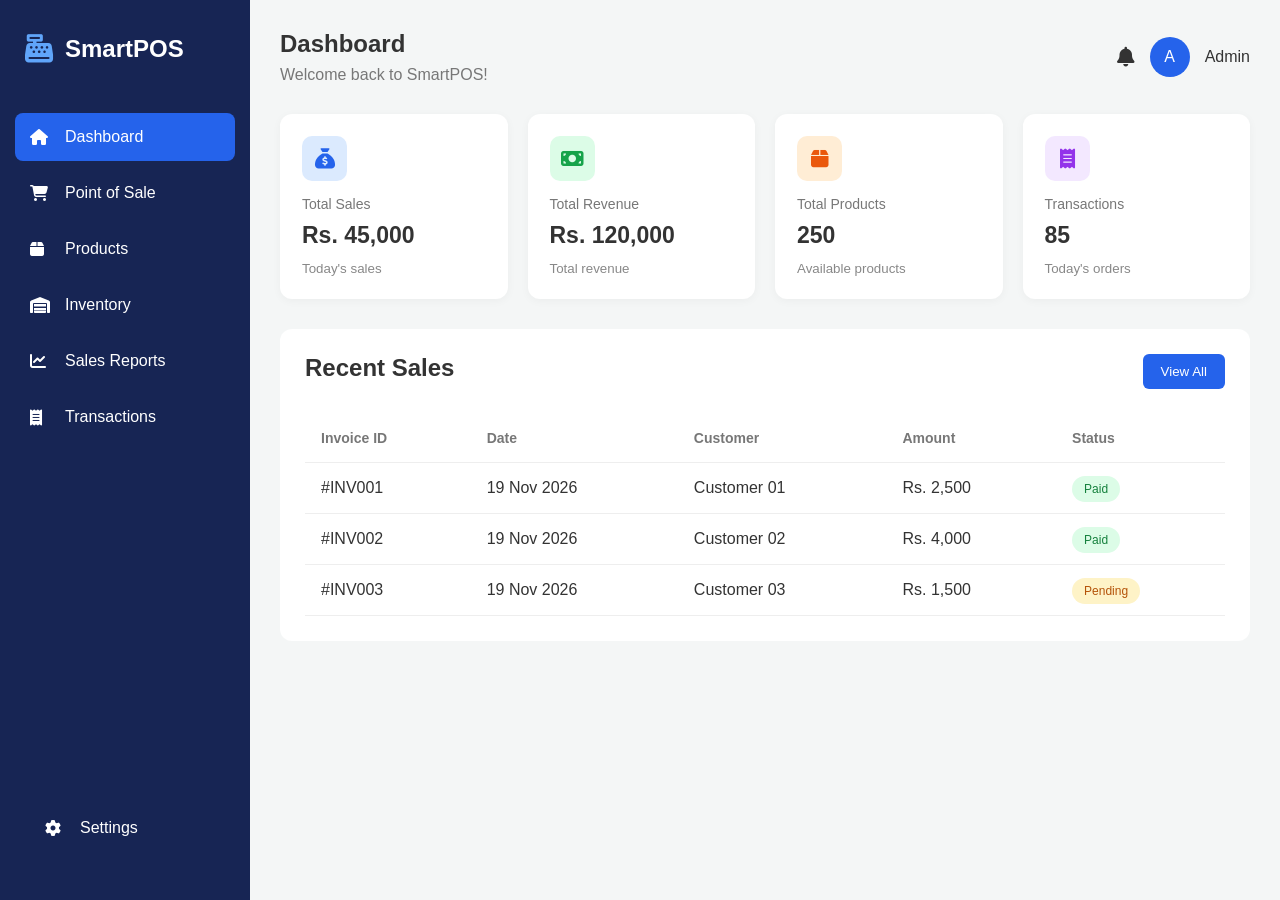
<file: SmartPOS/frontend/index.html>
<!DOCTYPE html>
<html lang="en">
<head>
    <meta charset="UTF-8">
    <meta name="viewport" content="width=device-width, initial-scale=1.0">
    <title>SmartPOS</title>
    <link rel="stylesheet" href="css/style.css">
    <link rel="stylesheet" href="https://cdnjs.cloudflare.com/ajax/libs/font-awesome/6.7.2/css/all.min.css">
</head>
<body>
    <div class="container">
        <aside class="sidebar">
            <div class="logo">
                <i class="fa-solid fa-cash-register"></i>
                <h2>SmartPOS</h2>
            </div>

            
<ul class="menu">

    <li class="active">
        <a href="index.html">
            <i class="fa-solid fa-house"></i>
            <span>Dashboard</span>
        </a>
    </li>

    <li>
        <a href="pages/pos.html">
            <i class="fa-solid fa-cart-shopping"></i>
            <span>Point of Sale</span>
        </a>
    </li>

    <li>
        <a href="pages/products.html">
            <i class="fa-solid fa-box"></i>
            <span>Products</span>
        </a>
    </li>

    <li>
        <a href="pages/inventory.html">
            <i class="fa-solid fa-warehouse"></i>
            <span>Inventory</span>
        </a>
    </li>

    <li>
        <a href="pages/reports.html">
            <i class="fa-solid fa-chart-line"></i>
            <span>Sales Reports</span>
        </a>
    </li>

    <li>
        <a href="pages/transactions.html">
            <i class="fa-solid fa-receipt"></i>
            <span>Transactions</span>
        </a>
    </li>

</ul>


        <div class="sidebar-bottom">
            <ul class="menu">
                <li>
                    <a href="pages/settings.html">
                        <i class="fa-solid fa-gear"></i>
                        <span>Settings</span>
                    </a>
                </li>
            </ul>
        </div>
        </aside>

        <main class="main-content">
            <header class="header">
                <div>
                    <h2>Dashboard</h2>
                    <p>Welcome back to SmartPOS!</p>
                </div>
                <div class="profile">
                    <i class="fa-solid fa-bell"></i>
                    <div class="avatar">A</div>
                    <span>Admin</span>
                </div>
            </header>

            <section class="stats">

                <div class="card">
                    <div class="card-icon blue">
                        <i class="fa-solid fa-sack-dollar"></i>
                    </div>
                    <p>Total Sales</p>
                    <h2>Rs. 45,000</h2>
                    <small>Today's sales</small>
                </div>

                <div class="card">
                    <div class="card-icon green">
                        <i class="fa-solid fa-money-bill"></i>
                    </div>
                    <p>Total Revenue</p>
                    <h2>Rs. 120,000</h2>
                    <small>Total revenue</small>
                </div>

                 <div class="card">
                    <div class="card-icon orange">
                        <i class="fa-solid fa-box"></i>
                    </div>
                    <p>Total Products</p>
                    <h2>250</h2>
                    <small>Available products</small>
                </div>

                <div class="card">
                    <div class="card-icon purple">
                        <i class="fa-solid fa-receipt"></i>
                    </div>
                    <p>Transactions</p>
                    <h2>85</h2>
                    <small>Today's orders</small>
                </div>
            </section>


            <section class="recent-sales">
                <div class="section-header">
                    <h2>Recent Sales</h2>
                    <button>View All</button>
                </div>

                <table>

                    <thead>
                        <tr>
                            <th>Invoice ID</th>
                            <th>Date</th>
                            <th>Customer</th>
                            <th>Amount</th>
                            <th>Status</th>
                        </tr>
                    </thead>

                    <tbody>
                        <tr>
                            <td>#INV001</td>
                            <td>19 Nov 2026</td>
                            <td>Customer 01</td>
                            <td>Rs. 2,500</td>
                            <td><span class="paid">Paid</span></td>
                        </tr>

                        <tr>
                            <td>#INV002</td>
                            <td>19 Nov 2026</td>
                            <td>Customer 02</td>
                            <td>Rs. 4,000</td>
                            <td><span class="paid">Paid</span></td>
                        </tr>

                        <tr>
                            <td>#INV003</td>
                            <td>19 Nov 2026</td>
                            <td>Customer 03</td>
                            <td>Rs. 1,500</td>
                            <td><span class="pending">Pending</span></td>
                        </tr>
                    </tbody>

                </table>
            </section>
        </main>
    </div>
    <script src="js/script.js"></script>
</body>
</html>
</file>
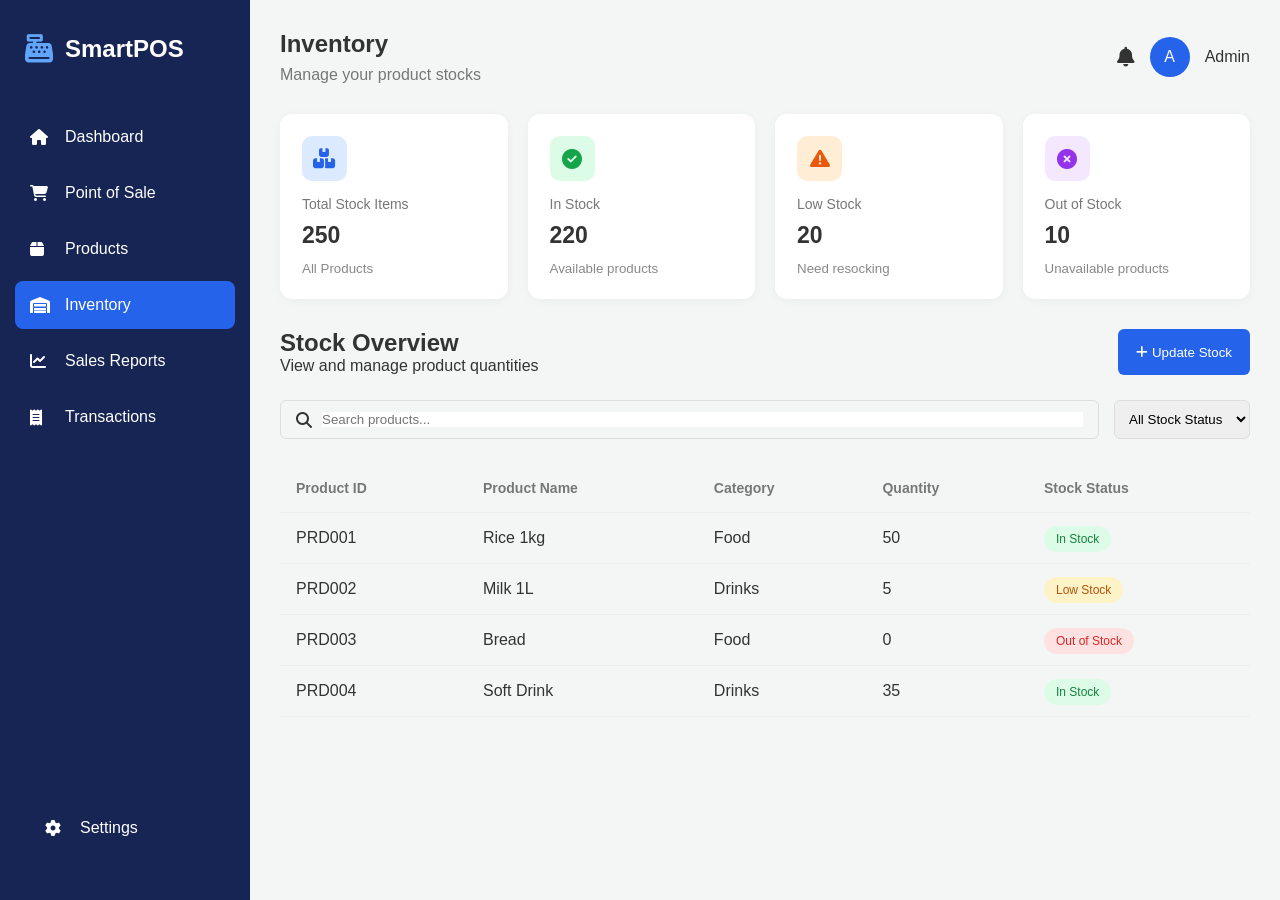
<file: SmartPOS/frontend/pages/inventory.html>
<!DOCTYPE html>
<html lang="en">
<head>
    <meta charset="UTF-8">
    <meta name="viewport" content="width=device-width, initial-scale=1.0">
    <title>Inventory | SmartPOS</title>

    <link rel="stylesheet" href="../css/style.css">

    <link rel="stylesheet" href="https://cdnjs.cloudflare.com/ajax/libs/font-awesome/6.7.2/css/all.min.css">
</head>
<body>
    <div class="container">
        <aside class="sidebar">
            <div class="logo">
                <i class="fa-solid fa-cash-register"></i>
                <h2>SmartPOS</h2>
            </div>
            <ul class="menu">

                <li>
                    <a href="../index.html">
                        <i class="fa-solid fa-house"></i>
                        <span>Dashboard</span>
                    </a>
                </li>

                <li>
                    <a href="pos.html">
                        <i class="fa-solid fa-cart-shopping"></i>
                        <span>Point of Sale</span>
                    </a>
                </li>

                <li>
                    <a href="products.html">
                        <i class="fa-solid fa-box"></i>
                        <span>Products</span>
                    </a>
                </li>

                <li class="active">
                    <a href="inventory.html">
                        <i class="fa-solid fa-warehouse"></i>
                        <span>Inventory</span>
                    </a>
                </li>

                <li>
                    <a href="reports.html">
                        <i class="fa-solid fa-chart-line"></i>
                        <span>Sales Reports</span>
                    </a>
                </li>

                <li>
                    <a href="transactions.html">
                        <i class="fa-solid fa-receipt"></i>
                        <span>Transactions</span>
                    </a>
                </li>

            </ul>

            <div class="sidebar-bottom">
            <ul class="menu">
                <li>
                    <a href="settings.html">
                        <i class="fa-solid fa-gear"></i>
                        <span>Settings</span>
                    </a>
                </li>
            </ul>
        </div>

        </aside>
    

        <main class="main-content">
            <header class="header">
                <div>
                   <h2>Inventory</h2>
                  <p>Manage your product stocks</p>
                </div>

                <div class="profile">
                    <i class="fa-solid fa-bell"></i>
                    <div class="avatar">A</div>
                    <span>Admin</span>
                </div>

            </header>

            <section class="inventory-stats">

                <div class="card">
                    <div class="card-icon blue">
                        <i class="fa-solid fa-boxes-stacked"></i>
                    </div>

                    <p>Total Stock Items</p>
                    <h2>250</h2>
                    <small>All Products</small>
                </div>

                <div class="card">
                    <div class="card-icon green">
                        <i class="fa-solid fa-check-circle"></i>
                    </div>

                    <p>In Stock</p>
                    <h2>220</h2>
                    <small>Available products</small>
                </div>

                <div class="card">
                    <div class="card-icon orange">
                        <i class="fa-solid fa-triangle-exclamation"></i>
                    </div>

                    <p>Low Stock</p>
                    <h2>20</h2>
                    <small>Need resocking</small>
                </div>

                <div class="card">
                    <div class="card-icon purple">
                        <i class="fa-solid fa-circle-xmark"></i>
                    </div>

                    <p>Out of Stock</p>
                    <h2>10</h2>
                    <small>Unavailable products</small>
                </div>
            </section>

            <section class="inventory-section">

                <div class="section-header">
                    <div>
                        <h2>Stock Overview</h2>
                        <p>View and manage product quantities</p>
                    </div>

                    <button>
                        <i class="fa-solid fa-plus"></i>
                        Update Stock
                    </button>
                </div>

                <div class="inventory-tools">

                    <div class="search-box">
                        <i class="fa-solid fa-magnifying-glass"></i>
                        <input type="text" placeholder="Search products...">
                    </div>

                    <select>
                        <option>All Stock Status</option>
                        <option>In Stock</option>
                        <option>Low Stock</option>
                        <option>Out of Stock</option>
                    </select>
                </div>

                <div class="inventory-table">

                    <table>

                        <thead>
                            <tr>
                                <th>Product ID</th>
                                <th>Product Name</th>
                                <th>Category</th>
                                <th>Quantity</th>
                                <th>Stock Status</th>
                            </tr>
                        </thead>

                        <tbody>

                            <tr>
                                <td>PRD001</td>
                                <td>Rice 1kg</td>
                                <td>Food</td>
                                <td>50</td>
                                <td><span class="stock-in">In Stock</span></td>
                            </tr>

                            <tr>
                                <td>PRD002</td>
                                <td>Milk 1L</td>
                                <td>Drinks</td>
                                <td>5</td>
                                <td><span class="stock-low">Low Stock</span></td>
                            </tr>

                            <tr>
                                <td>PRD003</td>
                                <td>Bread</td>
                                <td>Food</td>
                                <td>0</td>
                                <td><span class="stock-out">Out of Stock</span></td>
                            </tr>

                            <tr>
                                <td>PRD004</td>
                                <td>Soft Drink</td>
                                <td>Drinks</td>
                                <td>35</td>
                                <td><span class="stock-in">In Stock</span></td>
                            </tr>

                        </tbody>

                    </table>

                </div>

            </section>
        </main>

    </div>

    <script src="../js/script.js"></script>
</body>
</html>
</file>
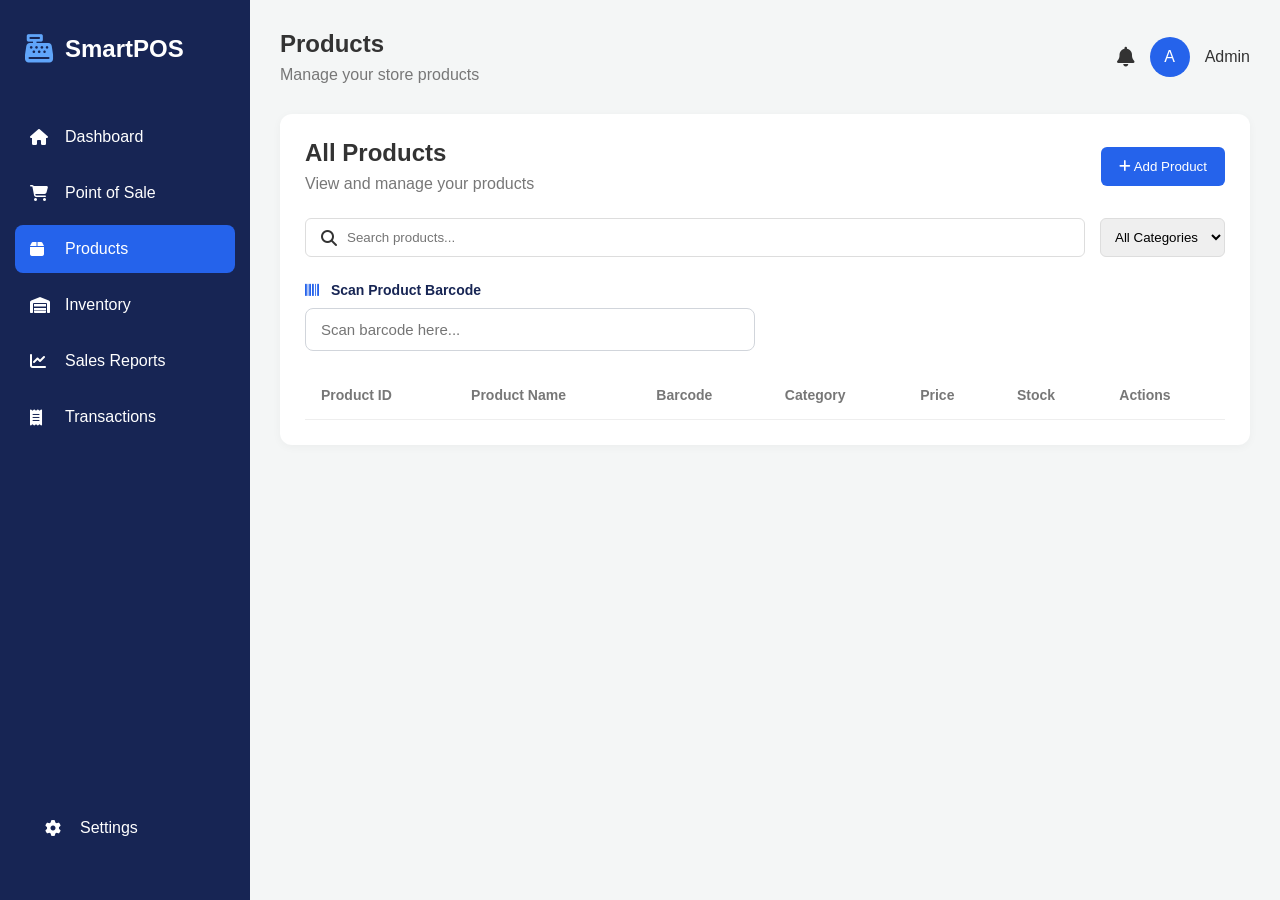
<file: SmartPOS/frontend/pages/products.html>
<!DOCTYPE html>
<html lang="en">
<head>
    <meta charset="UTF-8">
    <meta name="viewport" content="width=device-width, initial-scale=1.0">
    <title>Products | SmartPOS</title>

     <link rel="stylesheet" href="../css/style.css">

    <link rel="stylesheet" href="https://cdnjs.cloudflare.com/ajax/libs/font-awesome/6.7.2/css/all.min.css">
</head>
<body>
    <div class="container">
         <aside class="sidebar">

            <div class="logo">
                <i class="fa-solid fa-cash-register"></i>
                <h2>SmartPOS</h2>
            </div>

            <ul class="menu">

                <li>
                    <a href="../index.html">
                        <i class="fa-solid fa-house"></i>
                        <span>Dashboard</span>
                    </a>
                </li>

                <li>
                    <a href="pos.html">
                        <i class="fa-solid fa-cart-shopping"></i>
                        <span>Point of Sale</span>
                    </a>
                </li>

                <li class="active">
                    <a href="products.html">
                        <i class="fa-solid fa-box"></i>
                        <span>Products</span>
                    </a>
                </li>

                <li>
                    <a href="inventory.html">
                        <i class="fa-solid fa-warehouse"></i>
                        <span>Inventory</span>
                    </a>
                </li>

                <li>
                    <a href="reports.html">
                        <i class="fa-solid fa-chart-line"></i>
                        <span>Sales Reports</span>
                    </a>
                </li>

                <li>
                    <a href="transactions.html">
                        <i class="fa-solid fa-receipt"></i>
                        <span>Transactions</span>
                    </a>
                </li>

            </ul>

            <div class="sidebar-bottom">
            <ul class="menu">
                <li>
                    <a href="settings.html">
                        <i class="fa-solid fa-gear"></i>
                        <span>Settings</span>
                    </a>
                </li>
            </ul>
        </div>

        </aside>

        <main class="main-content">
            <header class="header">

                <div>
                    <h2>Products</h2>
                    <p>Manage your store products</p>
                </div>

                <div class="profile">
                    <i class="fa-solid fa-bell"></i>
                    <div class="avatar">A</div>
                    <span>Admin</span>
                </div>

            </header>

            <section class="products-content">
                <div class="products-header">

                    <div>
                        <h2>All Products</h2>
                        <p>View and manage your products</p>
                    </div>

                    <button class="add-product-btn" id="addProductBtn">
                        <i class="fa-solid fa-plus"></i>
                        Add Product
                    </button>

                </div>

                
                <div class="product-tools">

                    <div class="search-box">
                        <i class="fa-solid fa-magnifying-glass"></i>
                        <input type="text" id="productSearch" placeholder="Search products...">
                    </div>

                    <select id="categoryFilter">
                        <option value="">All Categories</option>
                        <option>Food</option>
                        <option>Drinks</option>
                        <option>Electronics</option>
                    </select>

                </div>

                <div class="barcode-search">

                    <label for="barcodeInput">
                    <i class="fa-solid fa-barcode"></i>
                    Scan Product Barcode
                    </label>
                    <input type="text" id="barcodeInput" placeholder="Scan barcode here..." autocomplete="off">

                </div>



                <div class="products-table">

                    <table>

                        <thead>
                            <tr>
                                <th>Product ID</th>
                                <th>Product Name</th>
                                <th>Barcode</th>
                                <th>Category</th>
                                <th>Price</th>
                                <th>Stock</th>
                                <th>Actions</th>
                            </tr>
                        </thead>

                        <tbody id="productTableBody">

                            <tr>
                                <td>PRD001</td>
                                <td>Rice 1kg</td>
                                <td>4791234567890</td>
                                <td>Food</td>
                                <td>Rs. 250.00</td>
                                <td>50</td>
                                <td>
                                    <button class="edit-btn">
                                        <i class="fa-solid fa-pen"></i>
                                    </button>

                                    <button class="delete-btn">
                                        <i class="fa-solid fa-trash"></i>
                                    </button>
                                </td>
                            </tr>

                            <tr>
                                <td>PRD002</td>
                                <td>Milk 1L</td>
                                <td>4791234567891</td>
                                <td>Drinks</td>
                                <td>Rs. 450.00</td>
                                <td>30</td>
                                <td>
                                    <button class="edit-btn">
                                        <i class="fa-solid fa-pen"></i>
                                    </button>

                                    <button class="delete-btn">
                                        <i class="fa-solid fa-trash"></i>
                                    </button>
                                </td>
                            </tr>

                            <tr>
                                <td>PRD003</td>
                                <td>Bread</td>
                                <td>4791234567892</td>
                                <td>Food</td>
                                <td>Rs. 180.00</td>
                                <td>20</td>
                                <td>
                                    <button class="edit-btn">
                                        <i class="fa-solid fa-pen"></i>
                                    </button>

                                    <button class="delete-btn">
                                        <i class="fa-solid fa-trash"></i>
                                    </button>
                                </td>
                            </tr>

                        </tbody>

                    </table>

                </div>

            </section>


            <div class="modal" id="productModal">
                <div class="modal-content">

                    <div class="modal-header">
                        <h2>Add New Product</h2>
                        <button id="closeModalBtn" class="close-btn">
                            &times;
                        </button>
                    </div>

                    <form action="" id="productForm">

                        <div class="form-group">
                            <label>Product Name</label>
                            <input type="text" id="productName" placeholder="Enter product name" required>
                        </div>

                        <div class="form-group">
                            <label>Product Code</label>
                            <input type="text" id="productCode" placeholder="Enter product code" required>
                        </div>

                        <div class="form-group">
                            <label>Barcode</label>
                            <input type="text" id="productBarcode" placeholder="Enter or scan barcode" required>
                        </div>


                        <div class="form-group">
                            <label>Category</label>
                            <input type="text" id="productCategory" placeholder="Enter category" required>
                        </div>

                        <div class="form-group">
                            <label>Price (Rs.)</label>
                            <input type="number" id="productPrice" placeholder="Enter price" min="0" step="0.01" required>
                        </div>

                        <div class="form-group">
                            <label>Quantity</label>
                            <input type="number" id="productQuantity" placeholder="Enter quantity" min="0" required>
                        </div>

                        <button type="submit" class="save-settings-btn" id="saveProductBtn">
                            Add Product
                        </button>

                    </form>
                </div>
            </div>
        </main>

    </div>

    <script src="../js/script.js"></script>
</body>
</html>
</file>
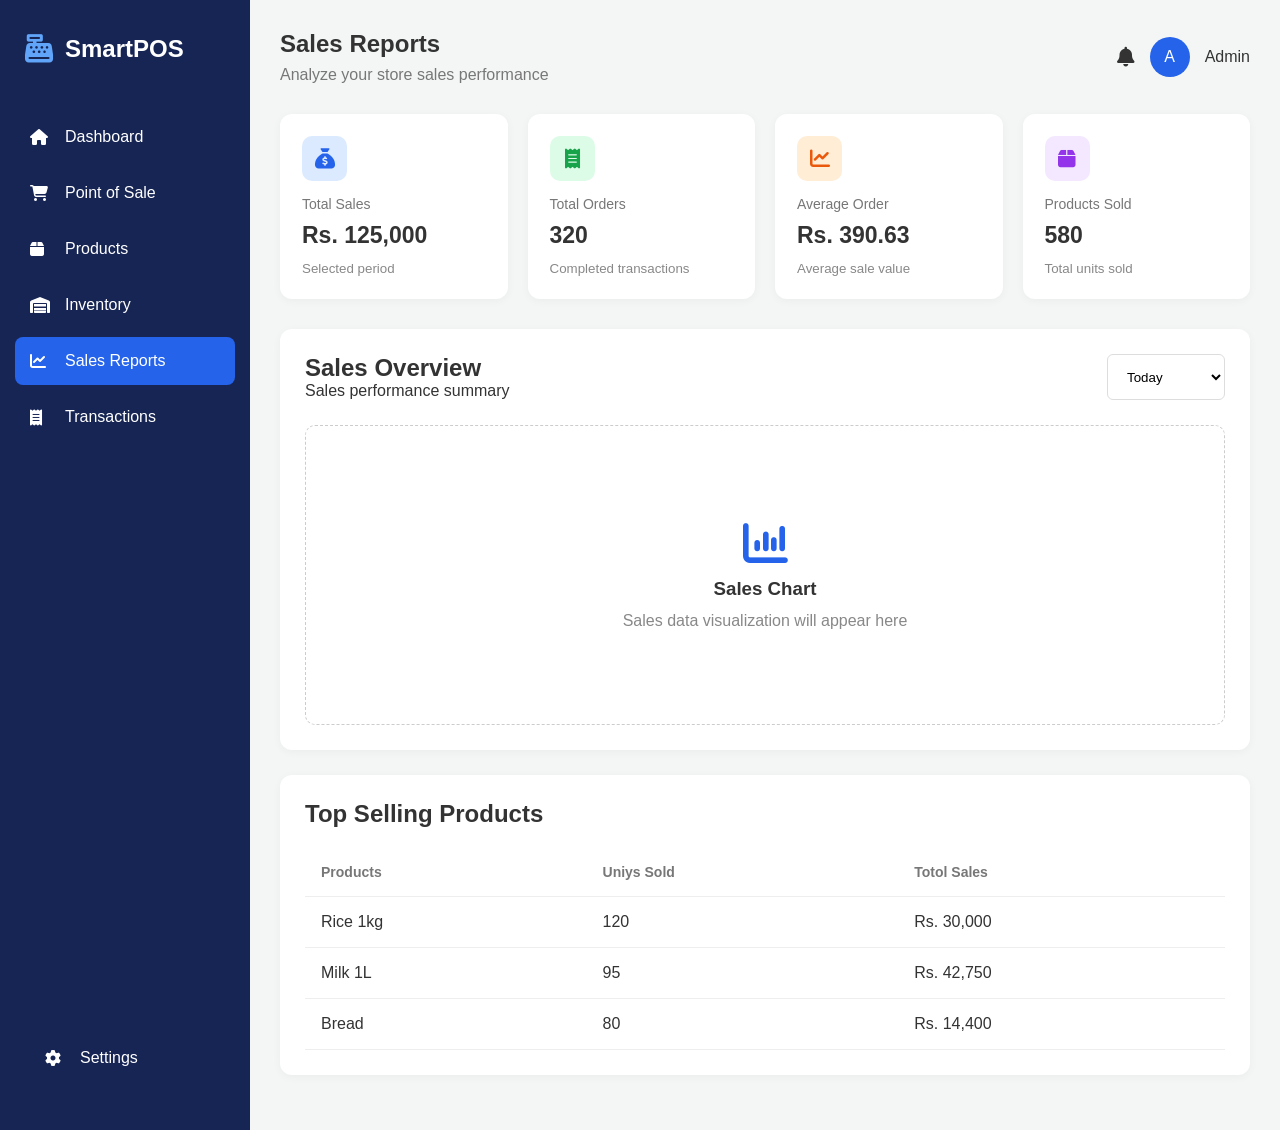
<file: SmartPOS/frontend/pages/reports.html>
<!DOCTYPE html>
<html lang="en">
<head>
    <meta charset="UTF-8">
    <meta name="viewport" content="width=device-width, initial-scale=1.0">
    <title>Inventory | SmartPOS</title>

    <link rel="stylesheet" href="../css/style.css">

    <link rel="stylesheet" href="https://cdnjs.cloudflare.com/ajax/libs/font-awesome/6.7.2/css/all.min.css">
</head>
<body>
    <div class="container">
        <aside class="sidebar">
            <div class="logo">
                <i class="fa-solid fa-cash-register"></i>
                <h2>SmartPOS</h2>
            </div>
            <ul class="menu">

                <li>
                    <a href="../index.html">
                        <i class="fa-solid fa-house"></i>
                        <span>Dashboard</span>
                    </a>
                </li>

                <li>
                    <a href="pos.html">
                        <i class="fa-solid fa-cart-shopping"></i>
                        <span>Point of Sale</span>
                    </a>
                </li>

                <li>
                    <a href="products.html">
                        <i class="fa-solid fa-box"></i>
                        <span>Products</span>
                    </a>
                </li>

                <li>
                    <a href="inventory.html">
                        <i class="fa-solid fa-warehouse"></i>
                        <span>Inventory</span>
                    </a>
                </li>

                <li class="active">
                    <a href="reports.html">
                        <i class="fa-solid fa-chart-line"></i>
                        <span>Sales Reports</span>
                    </a>
                </li>

                <li>
                    <a href="transactions.html">
                        <i class="fa-solid fa-receipt"></i>
                        <span>Transactions</span>
                    </a>
                </li>

            </ul>

            <div class="sidebar-bottom">
            <ul class="menu">
                <li>
                    <a href="settings.html">
                        <i class="fa-solid fa-gear"></i>
                        <span>Settings</span>
                    </a>
                </li>
            </ul>

        </aside>


        <main class="main-content">
            <header class="header">
                <div>
                    <h2>Sales Reports</h2>
                    <p>Analyze your store sales performance</p>
                </div>

                <div class="profile">
                    <i class="fa-solid fa-bell"></i>
                    <div class="avatar">A</div>
                    <span>Admin</span>
                </div>
            </header>

            <section class="report-stats">

                <div class="card">
                    <div class="card-icon blue">
                        <i class="fa-solid fa-sack-dollar"></i>
                    </div>

                    <p>Total Sales</p>
                    <h2>Rs. 125,000</h2>
                    <small>Selected period</small>
                </div>

                <div class="card">
                    <div class="card-icon green">
                        <i class="fa-solid fa-receipt"></i>
                    </div>
                    <p>Total Orders</p>
                    <h2>320</h2>
                    <small>Completed transactions</small>
                </div>

                <div class="card">
                    <div class="card-icon orange">
                        <i class="fa-solid fa-chart-line"></i>
                    </div>
                    <p>Average Order</p>
                    <h2>Rs. 390.63</h2>
                    <small>Average sale value</small>
                </div>

                <div class="card">
                    <div class="card-icon purple">
                        <i class="fa-solid fa-box"></i>
                    </div>
                    <p>Products Sold</p>
                    <h2>580</h2>
                    <small>Total units sold</small>
                </div>
            </section>

            <section class="reports-content">

                <div class="section-header">

                    <div>
                        <h2>Sales Overview</h2>
                        <p>Sales performance summary</p>
                    </div>

                    <select class="report-filter">
                        <option>Today</option>
                        <option>This Week</option>
                        <option>This Month</option>
                        <option>This Year</option>
                    </select>
                </div>

                <div class="sales-chart-placeholder">
                    <i class="fa-solid fa-chart-column"></i>
                    <h3>Sales Chart</h3>
                    <p>Sales data visualization will appear here</p>
                </div>
            </section>

            <div class="reports-content top-products">
                <h2>Top Selling Products</h2>

                <div class="report-table">
                    <table>
                        <thead>
                            <tr>
                                <th>Products</th>
                                <th>Uniys Sold</th>
                                <th>Totol Sales</th>
                            </tr>
                        </thead>

                        <tbody>
                             <tr>
                            <td>Rice 1kg</td>
                            <td>120</td>
                            <td>Rs. 30,000</td>
                        </tr>

                        <tr>
                            <td>Milk 1L</td>
                            <td>95</td>
                            <td>Rs. 42,750</td>
                        </tr>

                        <tr>
                            <td>Bread</td>
                            <td>80</td>
                            <td>Rs. 14,400</td>
                        </tr>
                        </tbody>
                    </table>
                </div>
            </div>
        </main>
    </div>

    <script src="../js/script.js"></script>
</body>
</html>
</file>
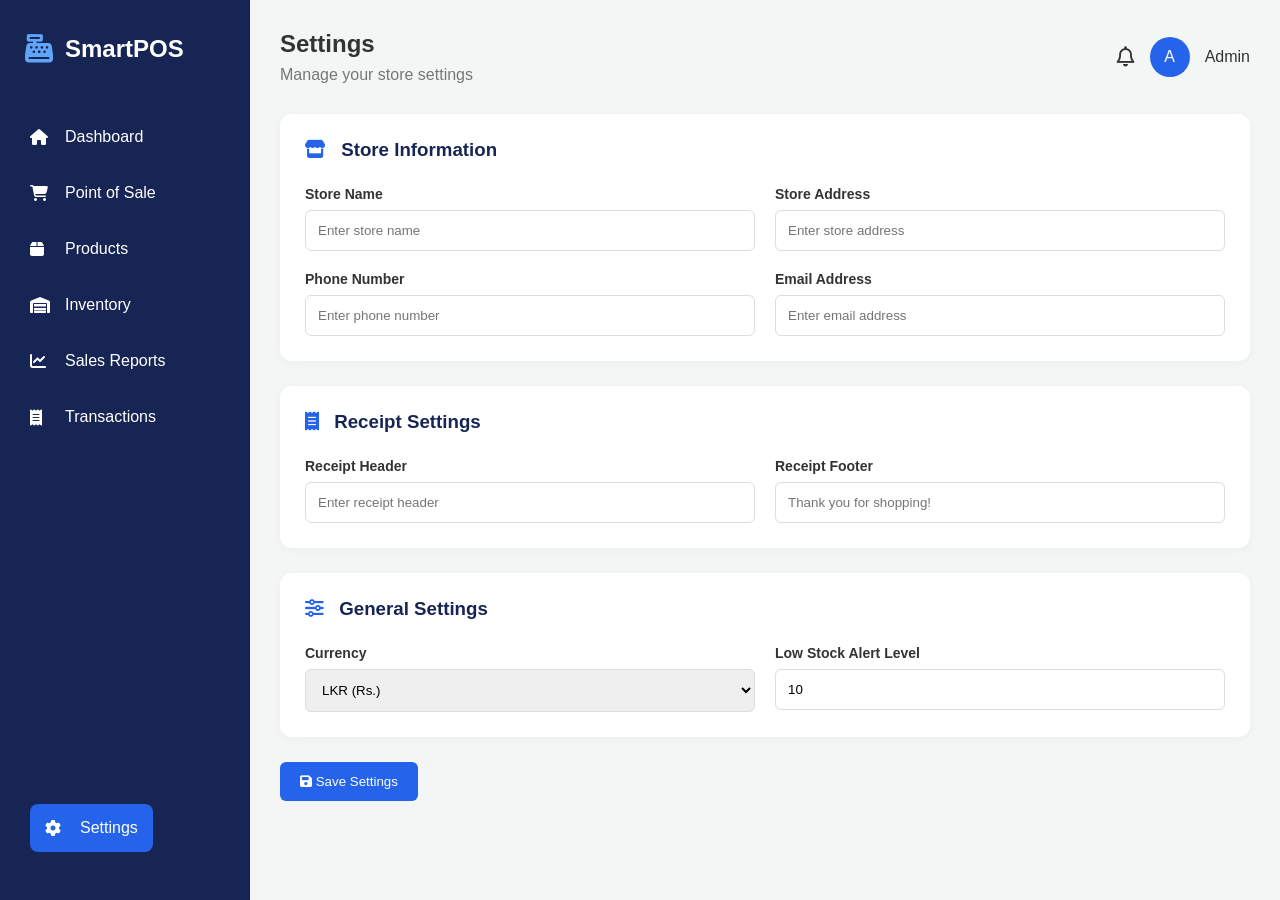
<file: SmartPOS/frontend/pages/settings.html>
<!DOCTYPE html>
<html lang="en">
<head>
    <meta charset="UTF-8">
    <meta name="viewport" content="width=device-width, initial-scale=1.0">
    <title>Settings - SmartPOS</title>

    <link rel="stylesheet" href="../css/style.css">
    <link rel="stylesheet" href="https://cdnjs.cloudflare.com/ajax/libs/font-awesome/6.7.2/css/all.min.css">
</head>
<body>

<div class="container">

    <aside class="sidebar">
        <div class="logo">
            <i class="fa-solid fa-cash-register"></i>
            <h2>SmartPOS</h2>
        </div>

        <ul class="menu">
            <li><a href="../index.html"><i class="fa-solid fa-house"></i><span>Dashboard</span></a></li>
            <li><a href="pos.html"><i class="fa-solid fa-cart-shopping"></i><span>Point of Sale</span></a></li>
            <li><a href="products.html"><i class="fa-solid fa-box"></i><span>Products</span></a></li>
            <li><a href="inventory.html"><i class="fa-solid fa-warehouse"></i><span>Inventory</span></a></li>
            <li><a href="reports.html"><i class="fa-solid fa-chart-line"></i><span>Sales Reports</span></a></li>
            <li><a href="transactions.html"><i class="fa-solid fa-receipt"></i><span>Transactions</span></a></li>
        </ul>

        <div class="sidebar-bottom">
            <ul class="menu">
                <li class="active">
                    <a href="settings.html">
                        <i class="fa-solid fa-gear"></i>
                        <span>Settings</span>
                    </a>
                </li>
            </ul>
        </div>
    </aside>

    <main class="main-content">

        <div class="header">
            <div>
                <h2>Settings</h2>
                <p>Manage your store settings</p>
            </div>

            <div class="profile">
                <i class="fa-regular fa-bell"></i>
                <div class="avatar">A</div>
                <span>Admin</span>
            </div>
        </div>

        <div class="settings-content">

            <div class="settings-section">
                <h3><i class="fa-solid fa-store"></i> Store Information</h3>

                <div class="settings-form">
                    <div class="form-group">
                        <label>Store Name</label>
                        <input type="text" placeholder="Enter store name">
                    </div>

                    <div class="form-group">
                        <label>Store Address</label>
                        <input type="text" placeholder="Enter store address">
                    </div>

                    <div class="form-group">
                        <label>Phone Number</label>
                        <input type="text" placeholder="Enter phone number">
                    </div>

                    <div class="form-group">
                        <label>Email Address</label>
                        <input type="email" placeholder="Enter email address">
                    </div>
                </div>
            </div>

            <div class="settings-section">
                <h3><i class="fa-solid fa-receipt"></i> Receipt Settings</h3>

                <div class="settings-form">
                    <div class="form-group">
                        <label>Receipt Header</label>
                        <input type="text" placeholder="Enter receipt header">
                    </div>

                    <div class="form-group">
                        <label>Receipt Footer</label>
                        <input type="text" placeholder="Thank you for shopping!">
                    </div>
                </div>
            </div>

            <div class="settings-section">
                <h3><i class="fa-solid fa-sliders"></i> General Settings</h3>

                <div class="settings-form">
                    <div class="form-group">
                        <label>Currency</label>
                        <select>
                            <option>LKR (Rs.)</option>
                            <option>USD ($)</option>
                        </select>
                    </div>

                    <div class="form-group">
                        <label>Low Stock Alert Level</label>
                        <input type="number" value="10">
                    </div>
                </div>
            </div>

            <button class="save-settings-btn">
                <i class="fa-solid fa-floppy-disk"></i> Save Settings
            </button>

        </div>

    </main>
</div>

<script src="../js/script.js"></script>
</body>
</html>
</file>
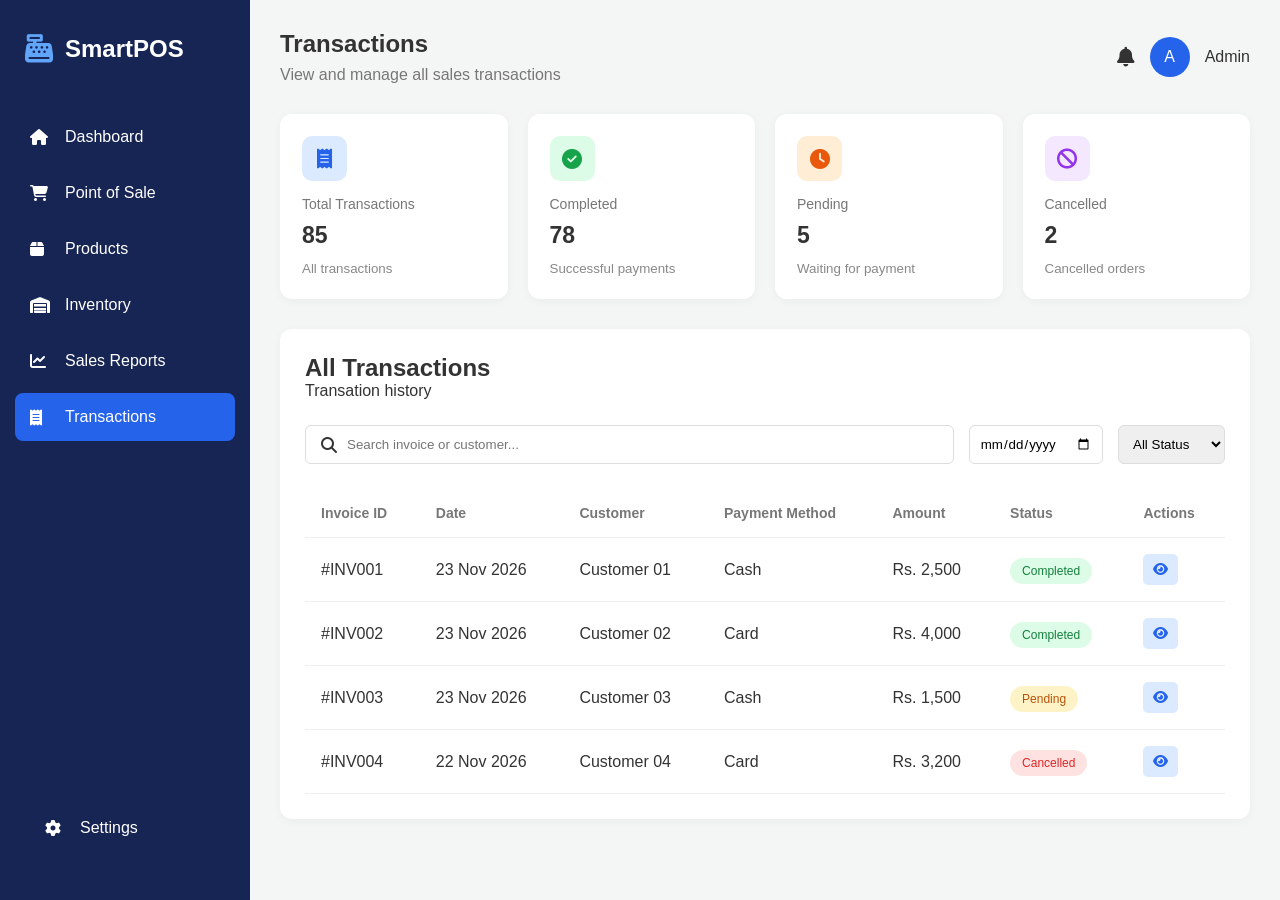
<file: SmartPOS/frontend/pages/transactions.html>
<!DOCTYPE html>
<html lang="en">
<head>
    <meta charset="UTF-8">
    <meta name="viewport" content="width=device-width, initial-scale=1.0">
    <title>Transactions | SmartPOS</title>

     <link rel="stylesheet" href="../css/style.css">

    <link rel="stylesheet" href="https://cdnjs.cloudflare.com/ajax/libs/font-awesome/6.7.2/css/all.min.css">
</head>
<body>
    <div class="container">
         <aside class="sidebar">

            <div class="logo">
                <i class="fa-solid fa-cash-register"></i>
                <h2>SmartPOS</h2>
            </div>

            <ul class="menu">

                <li>
                    <a href="../index.html">
                        <i class="fa-solid fa-house"></i>
                        <span>Dashboard</span>
                    </a>
                </li>

                <li>
                    <a href="pos.html">
                        <i class="fa-solid fa-cart-shopping"></i>
                        <span>Point of Sale</span>
                    </a>
                </li>

                <li>
                    <a href="products.html">
                        <i class="fa-solid fa-box"></i>
                        <span>Products</span>
                    </a>
                </li>

                <li>
                    <a href="inventory.html">
                        <i class="fa-solid fa-warehouse"></i>
                        <span>Inventory</span>
                    </a>
                </li>

                <li>
                    <a href="reports.html">
                        <i class="fa-solid fa-chart-line"></i>
                        <span>Sales Reports</span>
                    </a>
                </li>

                <li class="active">
                    <a href="transactions.html">
                        <i class="fa-solid fa-receipt"></i>
                        <span>Transactions</span>
                    </a>
                </li>

            </ul>

            <div class="sidebar-bottom">
            <ul class="menu">
                <li>
                    <a href="settings.html">
                        <i class="fa-solid fa-gear"></i>
                        <span>Settings</span>
                    </a>
                </li>
            </ul>
        </div>
        </aside>

        <main class="main-content">
            <header class="header">
                <div>
                    <h2>Transactions</h2>
                    <p>View and manage all sales transactions</p>
                </div>

                <div class="profile">
                    <i class="fa-solid fa-bell"></i>
                    <div class="avatar">A</div>
                    <span>Admin</span>
                </div>
            </header>

            <section class="transaction-stats">

                <div class="card">
                    <div class="card-icon blue">
                    <i class="fa-solid fa-receipt"></i>
                </div>
                <p>Total Transactions</p>
                <h2>85</h2>
                <small>All transactions</small>
                </div>

                <div class="card">
                    <div class="card-icon green">
                      <i class="fa-solid fa-circle-check"></i>
                    </div>
                    <p>Completed</p>
                    <h2>78</h2>
                    <small>Successful payments</small>
                </div>

                <div class="card">
                    <div class="card-icon orange">
                        <i class="fa-solid fa-clock"></i>
                    </div>
                    <p>Pending</p>
                    <h2>5</h2>
                    <small>Waiting for payment</small>
                </div>

                <div class="card">
                    <div class="card-icon purple">
                        <i class="fa-solid fa-ban"></i>
                    </div>
                  <p>Cancelled</p>
                  <h2>2</h2>
                   <small>Cancelled orders</small>
                </div>

            </section>

            <section class="transactions-content">
                <div class="section-header">

                    <div>
                        <h2>All Transactions</h2>
                        <p>Transation history</p>
                    </div>
                </div>

                <div class="transaction-tools">

                    <div class="search-box">
                        <i class="fa-solid fa-magnifying-glass"></i>
                        <input type="text" placeholder="Search invoice or customer...">
                    </div>

                    <input type="date" class="date-filter">

                    <select>
                        <option>All Status</option>
                        <option>Completed</option>
                        <option>Pending</option>
                        <option>Canceled</option>
                    </select>
                </div>

                <div class="transaction-table">

                    <table>

                        <thead>
                            <tr>
                                <th>Invoice ID</th>
                                <th>Date</th>
                                <th>Customer</th>
                                <th>Payment Method</th>
                                <th>Amount</th>
                                <th>Status</th>
                                <th>Actions</th>
                            </tr>
                        </thead>

                        <tbody>
                            <tr>
                                <td>#INV001</td>
                                <td>23 Nov 2026</td>
                                <td>Customer 01</td>
                                <td>Cash</td>
                                <td>Rs. 2,500</td>
                                <td><span class="completed">Completed</span></td>
                                <td>
                                    <button class="view-btn">
                                        <i class="fa-solid fa-eye"></i>
                                    </button>
                                </td>
                            </tr>

                            <tr>
                                <td>#INV002</td>
                                <td>23 Nov 2026</td>
                                <td>Customer 02</td>
                                <td>Card</td>
                                <td>Rs. 4,000</td>
                                <td><span class="completed">Completed</span></td>
                                <td>
                                    <button class="view-btn">
                                        <i class="fa-solid fa-eye"></i>
                                    </button>
                                </td>
                            </tr>

                            <tr>
                                <td>#INV003</td>
                                <td>23 Nov 2026</td>
                                <td>Customer 03</td>
                                <td>Cash</td>
                                <td>Rs. 1,500</td>
                                <td><span class="pending">Pending</span></td>
                                <td>
                                    <button class="view-btn">
                                        <i class="fa-solid fa-eye"></i>
                                    </button>
                                </td>
                            </tr>

                            <tr>
                                <td>#INV004</td>
                                <td>22 Nov 2026</td>
                                <td>Customer 04</td>
                                <td>Card</td>
                                <td>Rs. 3,200</td>
                                <td><span class="cancelled">Cancelled</span></td>
                                <td>
                                    <button class="view-btn">
                                        <i class="fa-solid fa-eye"></i>
                                    </button>
                                </td>
                            </tr>
                        </tbody>

                    </table>

                </div>

            </section>

        </main>

    </div>

    <script src="../js/script.js"></script>
</body>
</html>
</file>
<file: SmartPOS/frontend/css/style.css>
*{
    margin: 0;
    padding: 0;
    box-sizing: border-box;
    font-family: Arial,sans-serif;
}
body{
    background: #f4f6f6;
    color: #333;
}
.container{
    display: flex;
    min-height: 100vh;
}

.sidebar{
    width: 250px;
    background: #172554;
    color: white;
    padding: 25px 15px;
    display: flex;
    flex-direction: column;
}
.logo{
    display: flex;
    align-items: center;
    gap: 12px;
    padding: 10px;
    margin-bottom: 40px;
}
.logo i{
    font-size: 28px;
    color: #60a5fa;
}

.menu{
    list-style: none;
}
.menu li{
    display: flex;
    align-items: center;
    gap: 15px;
    padding: 15px;
    margin-bottom: 8px;
    border-radius: 8px;
    cursor: pointer;
    transition: 0.3s;
}
.menu li:hover,
.menu li.active{
    background: #2563eb;
}

.menu li i{
    width: 20px;
}
.menu li a {
    display: flex;
    align-items: center;
    gap: 15px;
    width: 100%;
    color: white;
    text-decoration: none;
}

.menu li a i {
    width: 20px;
}

.menu li a span {
    white-space: nowrap;
}

.sidebar-bottom{
    display: flex;
    gap: 15px;
    padding: 15px;
    margin-top: auto;
    cursor: pointer;
}


.main-content{
    flex: 1;
    padding: 30px;
    min-width: 0;
}

.header{
    display: flex;
    justify-content: space-between;
    align-items: center;
    margin-bottom: 30px;
}

.header p{
    color: #777;
    margin-top: 8px;
}

.profile{
    display: flex;
    align-items: center;
    gap: 15px;
}
.profile i{
    font-size: 20px;
}

.avatar{
    width: 40px;
    height: 40px;
    background: #2563eb;
    color: white;
    display: grid;
    place-items: center;
    border-radius: 50%;
}

.stats{
    display: grid;
    grid-template-columns: repeat(4, 1fr);
    gap: 20px;
    margin-bottom: 30px;
}

.card{
    background: white;
    padding: 22px;
    border-radius: 12px;
    box-shadow: 0 2px 10px rgba(0,0,0,0.04);
}
.card-icon{
    width: 45px;
    height: 45px;
    display: grid;
    place-items: center;
    border-radius: 10px;
    margin-bottom: 15px;
    font-size: 20px;
}
.blue{
    background: #dbeafe;
    color: #2563eb;
}
.green{
    background: #dcfce7;
    color: #16a34a;
}
.orange{
    background: #ffedd5;
    color: #ea580c;
}
.purple{
    background: #f3e8ff;
    color: #9333ea;
}

.card p{
    color: #777;
    font-size: 14px;
}
.card h2{
    margin: 10px 0;
    font-size: 23px;
}

.card small{
    color: #888;
}

.recent-sales{
    background: white;
    padding: 25px;
    border-radius: 12px;
    overflow-x: auto;
}

.section-header{
    display: flex;
    justify-content: space-between;
    margin-bottom: 25px;
}

.section-header button{
    background: #2563eb;
    color: white;
    border: none;
    padding: 10px 18px;
    border-radius: 6px;
    cursor: pointer;
}

table{
    width: 100%;
    border-collapse: collapse;
    min-width: 550px;
}
th,td{
    padding: 16px;
    text-align: left;
    border-bottom: 1px solid #eee;
}
th{
    color: #777;
    font-size: 14px;
}

.paid, .pending{
    padding: 6px 12px;
    border-radius: 20px;
    font-size: 12px;
}

.paid{
    background: #dcfce7;
    color: #15803d;
}
.pending{
    background: #fef3c7;
    color: #b45309;
}

@media (max-width: 1000px) {
    .stats {
        grid-template-columns: repeat(2, 1fr);
    }
}

@media (max-width: 650px) {
    .sidebar {
        width: 70px;
        padding: 15px 8px;
    }

    .logo h2,
    .menu li span,
    .sidebar-bottom span {
        display: none;
    }

    .menu li {
        justify-content: center;
        padding: 15px 5px;
    }
    
    

    .main-content {
        padding: 15px;
    }

    .stats {
        grid-template-columns: 1fr;
    }

    .header {
        align-items: flex-start;
        gap: 15px;
    }
}

/*POS PAGE */

.pos-content{
    background: white;
    padding: 25px;
    border-radius: 12px;
    box-shadow: 0 2px 10px rgba(0,0,0,0.04);
}
.pos-content h2{
    margin-bottom: 12px;
}
.pos-content p{
    color: #777;
}

/* Products page*/

.products-content{
    background: white;
    padding: 25px;
    border-radius: 12px;
    box-shadow: 0 2px 10px rgba(0,0,0,0.04);
}

.products-header{
    display: flex;
    justify-content: space-between;
    align-items: center;
    margin-bottom: 25px;
}

.products-header p{
    color: #777;
    margin-top: 8px;
}

.add-product-btn{
    background: #2563eb;
    color: white;
    border: none;
    padding: 12px 18px;
    border-radius: 6px;
    cursor: pointer;
}

.product-tools{
    display: flex;
    gap: 15px;
    margin-bottom: 25px;
}

.search-box{
    display: flex;
    align-items: center;
    gap: 10px;
    border: 1px solid #ddd;
    padding: 10px 15px;
    border-radius: 6px;
    flex: 1;
}

.search-box input{
    border: none;
    outline: none;
    width: 100%;
}

.product-tools select{
    padding: 10px;
    border: 1px solid #ddd;
    border-radius: 6px;
}

.product-table{
    overflow-x: auto;
}

.edit-btn,
.delete-btn{
    border: none;
    padding: 8px 10px;
    border-radius: 5px;
    cursor: pointer;
    margin-right: 5px;
}

.edit-btn{
    background: #dbeafe;
    color: #2563eb;
}

.delete-btn{
    background: #fee2e2;
    color: #dc2626;
}

@media(max-width:650px){
    .products-header,.product-tools{
        flex-direction: column;
        align-items: stretch;
    }
}



/* Inventory Page */

.inventory-stats {
    display: grid;
    grid-template-columns: repeat(4, 1fr);
    gap: 20px;
    margin-bottom: 30px;
}

.inventory-content {
    background: white;
    padding: 25px;
    border-radius: 12px;
    box-shadow: 0 2px 10px rgba(0,0,0,0.04);
}

.inventory-content .section-header {
    align-items: center;
}

.inventory-content .section-header p {
    color: #777;
    margin-top: 8px;
}

.inventory-tools {
    display: flex;
    gap: 15px;
    margin-bottom: 25px;
}

.inventory-tools .search-box {
    flex: 1;
}

.inventory-tools select {
    padding: 10px;
    border: 1px solid #ddd;
    border-radius: 6px;
}

.inventory-table {
    overflow-x: auto;
}

.stock-in,
.stock-low,
.stock-out {
    padding: 6px 12px;
    border-radius: 20px;
    font-size: 12px;
}

.stock-in {
    background: #dcfce7;
    color: #15803d;
}

.stock-low {
    background: #fef3c7;
    color: #b45309;
}

.stock-out {
    background: #fee2e2;
    color: #dc2626;
}

@media (max-width: 1000px) {
    .inventory-stats {
        grid-template-columns: repeat(2, 1fr);
    }
}

@media (max-width: 650px) {
    .inventory-stats {
        grid-template-columns: 1fr;
    }

    .inventory-tools {
        flex-direction: column;
    }
}


/* Sales Reports */

.report-stats {
    display: grid;
    grid-template-columns: repeat(4, 1fr);
    gap: 20px;
    margin-bottom: 30px;
}

.reports-content {
    background: white;
    padding: 25px;
    border-radius: 12px;
    margin-bottom: 25px;
    box-shadow: 0 2px 10px rgba(0,0,0,0.04);
}
.report-filter{
    padding: 10px 15px;
    border: 1px solid #ddd;
    border-radius: 6px;
    background: white;
}

.sales-chart-placeholder{
    min-height: 300px;
    margin-top: 20px;
    border: 1px dashed #ccc ;
    border-radius: 10px;
    display: flex;
    flex-direction: column;
    align-items: center;
    justify-content: center;
    color: #888;
    gap: 12px;
}

.sales-chart-placeholder i{
    font-size: 45px;
    color: #2563eb;
}
.sales-chart-placeholder h3{
    color: #333;
}
.top-products h2{
    margin-bottom: 20px;
}
.report-table{
    overflow-x: auto;
}

@media (max-width:1000px){
    .report-stats{
        grid-template-columns: repeat(2, 1fr);
    }

}
@media (max-width:650px){
    .report-stats{
        grid-template-columns: 1fr;
    }
}

/* Transactions Page */

.transaction-stats {
    display: grid;
    grid-template-columns: repeat(4, 1fr);
    gap: 20px;
    margin-bottom: 30px;
}

.transactions-content {
    background: white;
    padding: 25px;
    border-radius: 12px;
    box-shadow: 0 2px 10px rgba(0,0,0,0.04);
}

.transaction-tools {
    display: flex;
    gap: 15px;
    margin-bottom: 25px;
}

.transaction-tools .search-box {
    flex: 1;
}

.transaction-tools select,
.date-filter {
    padding: 10px;
    border: 1px solid #ddd;
    border-radius: 6px;
}

.transaction-table {
    overflow-x: auto;
}

.completed,
.cancelled {
    padding: 6px 12px;
    border-radius: 20px;
    font-size: 12px;
}

.completed {
    background: #dcfce7;
    color: #15803d;
}

.cancelled {
    background: #fee2e2;
    color: #dc2626;
}

.view-btn {
    background: #dbeafe;
    color: #2563eb;
    border: none;
    padding: 8px 10px;
    border-radius: 5px;
    cursor: pointer;
}

@media (max-width: 1000px) {
    .transaction-stats {
        grid-template-columns: repeat(2, 1fr);
    }
}

@media (max-width: 650px) {
    .transaction-stats {
        grid-template-columns: 1fr;
    }

    .transaction-tools {
        flex-direction: column;
    }
}


/* Settings Page */
.settings-content {
    display: flex;
    flex-direction: column;
    gap: 25px;
}

.settings-section {
    background: white;
    padding: 25px;
    border-radius: 12px;
    box-shadow: 0 2px 10px rgba(0,0,0,0.04);
}

.settings-section h3 {
    margin-bottom: 25px;
    color: #172554;
}

.settings-section h3 i {
    margin-right: 10px;
    color: #2563eb;
}

.settings-form {
    display: grid;
    grid-template-columns: repeat(2, 1fr);
    gap: 20px;
}

.form-group {
    display: flex;
    flex-direction: column;
    gap: 8px;
}

.form-group label {
    font-weight: 600;
    font-size: 14px;
}

.form-group input,
.form-group select {
    padding: 12px;
    border: 1px solid #ddd;
    border-radius: 6px;
    outline: none;
}

.form-group input:focus,
.form-group select:focus {
    border-color: #2563eb;
}

.save-settings-btn {
    align-self: flex-start;
    background: #2563eb;
    color: white;
    border: none;
    padding: 12px 20px;
    border-radius: 6px;
    cursor: pointer;
}

@media (max-width: 650px) {
    .settings-form {
        grid-template-columns: 1fr;
    }
}



/* Product Modal */

.modal {
    display: none;
    position: fixed;
    inset: 0;
    background: rgba(0, 0, 0, 0.5);
    justify-content: center;
    align-items: center;
    padding: 20px;
    z-index: 1000;
}

.modal-content {
    background: white;
    width: 100%;
    max-width: 500px;
    padding: 25px;
    border-radius: 12px;
    max-height: 90vh;
    overflow-y: auto;
}

.modal-header {
    display: flex;
    justify-content: space-between;
    align-items: center;
    margin-bottom: 25px;
}

.close-btn {
    border: none;
    background: none;
    font-size: 28px;
    cursor: pointer;
}

#productForm {
    display: flex;
    flex-direction: column;
    gap: 18px;
}



/* Barcode Scanner */

.barcode-search {
    display: flex;
    flex-direction: column;
    gap: 10px;
    margin: 20px 0;
    max-width: 450px;
}

.barcode-search label {
    font-size: 14px;
    font-weight: 600;
    color: #172554;
}

.barcode-search label i {
    margin-right: 8px;
    color: #2563eb;
}

.barcode-search input {
    width: 100%;
    padding: 12px 15px;
    border: 1px solid #d1d5db;
    border-radius: 8px;
    font-size: 15px;
    outline: none;
    transition: 0.3s;
    box-sizing: border-box;
}

.barcode-search input:focus {
    border-color: #2563eb;
    box-shadow: 0 0 0 3px rgba(37, 99, 235, 0.1);
}
</file>
